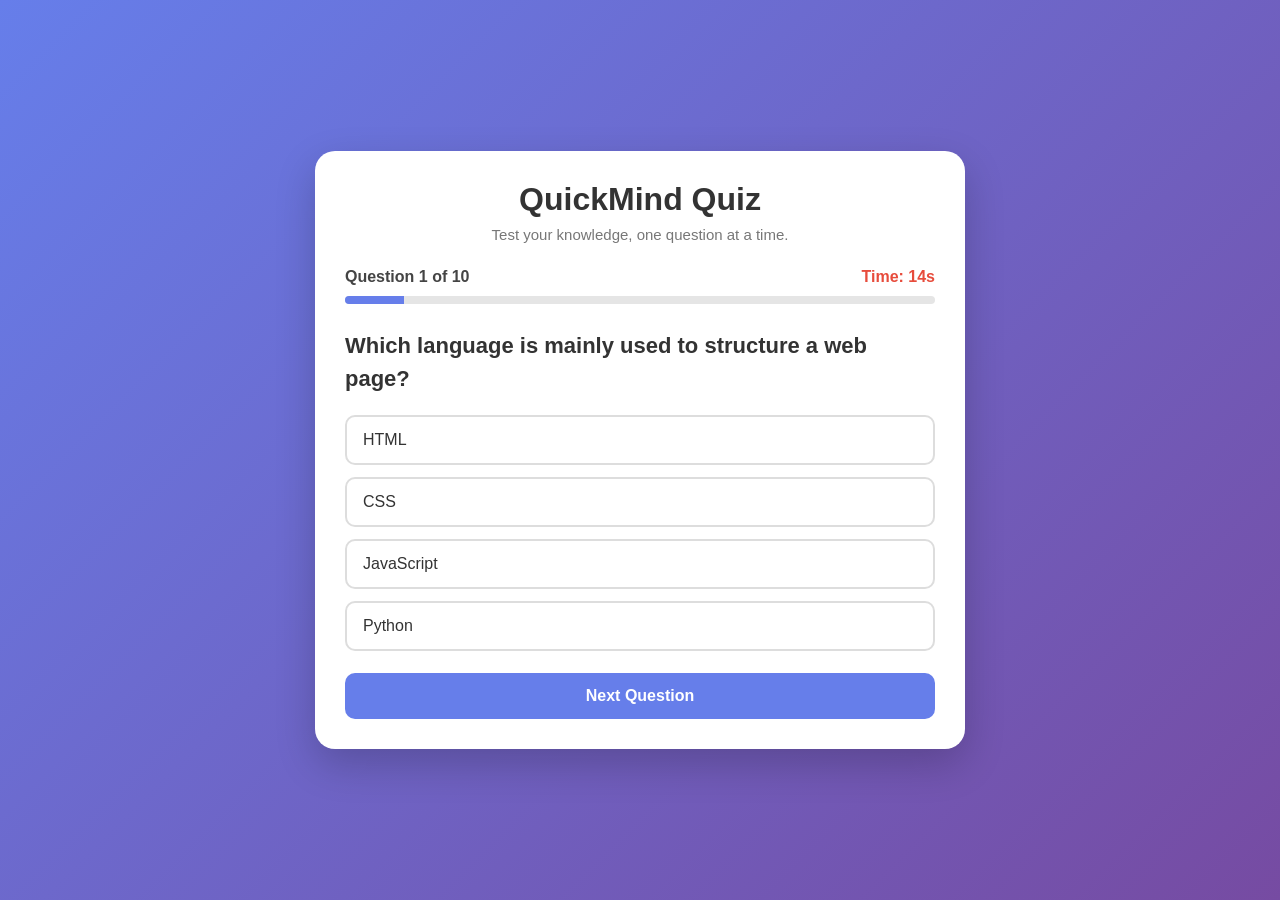
<file: index.html>
<!DOCTYPE html>
<html lang="en">
<head>
    <meta charset="UTF-8">
    <meta name="viewport" content="width=device-width, initial-scale=1.0">
    <title>Quiz App</title>
    <link rel="stylesheet" href="styles.css">
</head>
<body>

    <div class="quiz-container">

        <div class="quiz-header">
            <h1>QuickMind Quiz</h1>
            <p>Test your knowledge, one question at a time.</p>
        </div>

        <div class="quiz-info">
            <span id="questionNumber">Question 1 of 10</span>
            <span id="timer">Time: 15s</span>
        </div>

        <div class="progress-container">
            <div id="progressBar"></div>
        </div>

        <div class="question-section">
            <h2 id="question">Question will appear here</h2>

            <div id="answerButtons" class="answer-buttons">
                <!-- Answer buttons will be added by JavaScript -->
            </div>
        </div>

        <button id="nextButton" class="next-button">Next Question</button>

        <div id="resultBox" class="result-box hidden">
            <h2>Quiz Completed!</h2>
            <p>Your Score</p>
            <div id="finalScore">0 / 10</div>
            <p id="resultMessage"></p>
            <button id="restartButton" class="restart-button">
                Restart Quiz
            </button>
        </div>

    </div>

    <script src="sheets.js"></script>
</body>
</html>
</file>
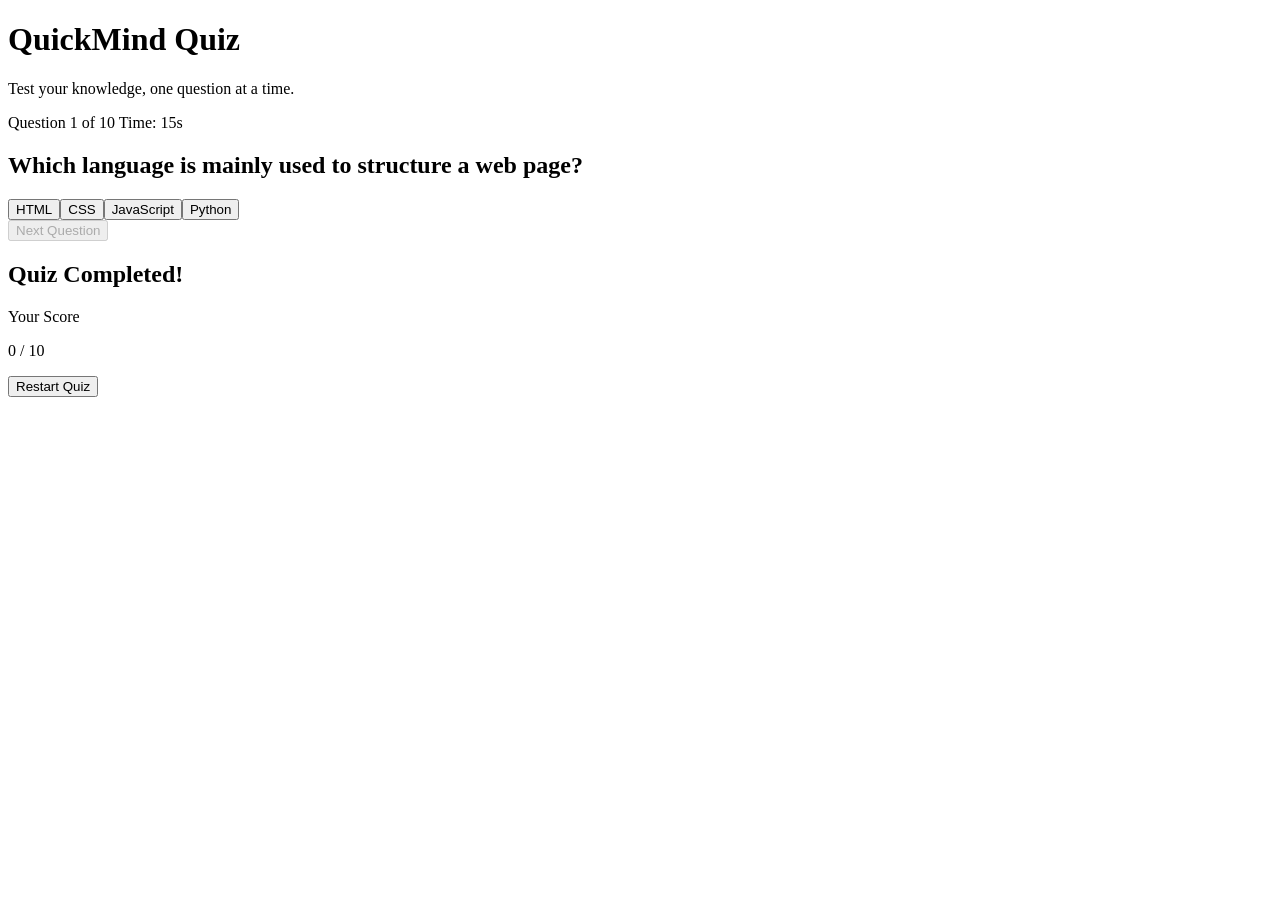
<file: indexs.html>
<!DOCTYPE html>
<html lang="en">
<head>
    <meta charset="UTF-8">
    <meta name="viewport" content="width=device-width, initial-scale=1.0">
    <title>Quiz App</title>
    <link rel="stylessheets" href="styles.css">
</head>
<body>

    <div class="quiz-container">

        <div class="quiz-header">
            <h1>QuickMind Quiz</h1>
            <p>Test your knowledge, one question at a time.</p>
        </div>

        <div class="quiz-info">
            <span id="questionNumber">Question 1 of 10</span>
            <span id="timer">Time: 15s</span>
        </div>

        <div class="progress-container">
            <div id="progressBar"></div>
        </div>

        <div class="question-section">
            <h2 id="question">Question will appear here</h2>

            <div id="answerButtons" class="answer-buttons">
                <!-- Answer buttons will be added by JavaScript -->
            </div>
        </div>

        <button id="nextButton" class="next-button">Next Question</button>

        <div id="resultBox" class="result-box hidden">
            <h2>Quiz Completed!</h2>
            <p>Your Score</p>
            <div id="finalScore">0 / 10</div>
            <p id="resultMessage"></p>
            <button id="restartButton" class="restart-button">
                Restart Quiz
            </button>
        </div>

    </div>

    <script src="sheets.js"></script>
</body>
</html>
</file>
<file: styles.css>
* {
    margin: 0;
    padding: 0;
    box-sizing: border-box;
}

body {
    font-family: Arial, sans-serif;
    min-height: 100vh;
    display: flex;
    justify-content: center;
    align-items: center;
    background: linear-gradient(135deg, #667eea, #764ba2);
    padding: 20px;
}

.quiz-container {
    width: 100%;
    max-width: 650px;
    background: white;
    border-radius: 20px;
    padding: 30px;
    box-shadow: 0 15px 40px rgba(0, 0, 0, 0.2);
}

.quiz-header {
    text-align: center;
    margin-bottom: 25px;
}

.quiz-header h1 {
    font-size: 32px;
    color: #333;
    margin-bottom: 8px;
}

.quiz-header p {
    color: #777;
    font-size: 15px;
}

.quiz-info {
    display: flex;
    justify-content: space-between;
    align-items: center;
    margin-bottom: 10px;
    font-weight: bold;
    color: #444;
}

#timer {
    color: #e74c3c;
}

.progress-container {
    width: 100%;
    height: 8px;
    background: #e5e5e5;
    border-radius: 10px;
    overflow: hidden;
    margin-bottom: 25px;
}

#progressBar {
    width: 10%;
    height: 100%;
    background: #667eea;
    transition: width 0.3s ease;
}

.question-section h2 {
    font-size: 22px;
    color: #333;
    margin-bottom: 20px;
    line-height: 1.5;
}

.answer-buttons {
    display: flex;
    flex-direction: column;
    gap: 12px;
}

.answer-button {
    width: 100%;
    padding: 14px 16px;
    border: 2px solid #ddd;
    border-radius: 10px;
    background: white;
    color: #333;
    font-size: 16px;
    text-align: left;
    cursor: pointer;
    transition: 0.2s;
}

.answer-button:hover {
    border-color: #667eea;
    background: #f4f5ff;
}

.answer-button.correct {
    background: #d4edda;
    border-color: #28a745;
    color: #155724;
}

.answer-button.wrong {
    background: #f8d7da;
    border-color: #dc3545;
    color: #721c24;
}

.answer-button:disabled {
    cursor: not-allowed;
}

.next-button,
.restart-button {
    width: 100%;
    margin-top: 22px;
    padding: 14px;
    border: none;
    border-radius: 10px;
    background: #667eea;
    color: white;
    font-size: 16px;
    font-weight: bold;
    cursor: pointer;
    transition: 0.2s;
}

.next-button:hover,
.restart-button:hover {
    background: #5568d8;
}

.result-box {
    text-align: center;
    margin-top: 20px;
}

.result-box h2 {
    color: #333;
    margin-bottom: 15px;
}

.result-box p {
    color: #666;
    margin: 8px 0;
}

#finalScore {
    font-size: 42px;
    font-weight: bold;
    color: #667eea;
    margin: 15px 0;
}

.hidden {
    display: none!important;
}

@media (max-width: 500px) {

    .quiz-container {
        padding: 20px;
    }

    .quiz-header h1 {
        font-size: 26px;
    }

    .question-section h2 {
        font-size: 19px;
    }

    .answer-button {
        font-size: 15px;
    }
}
</file>
